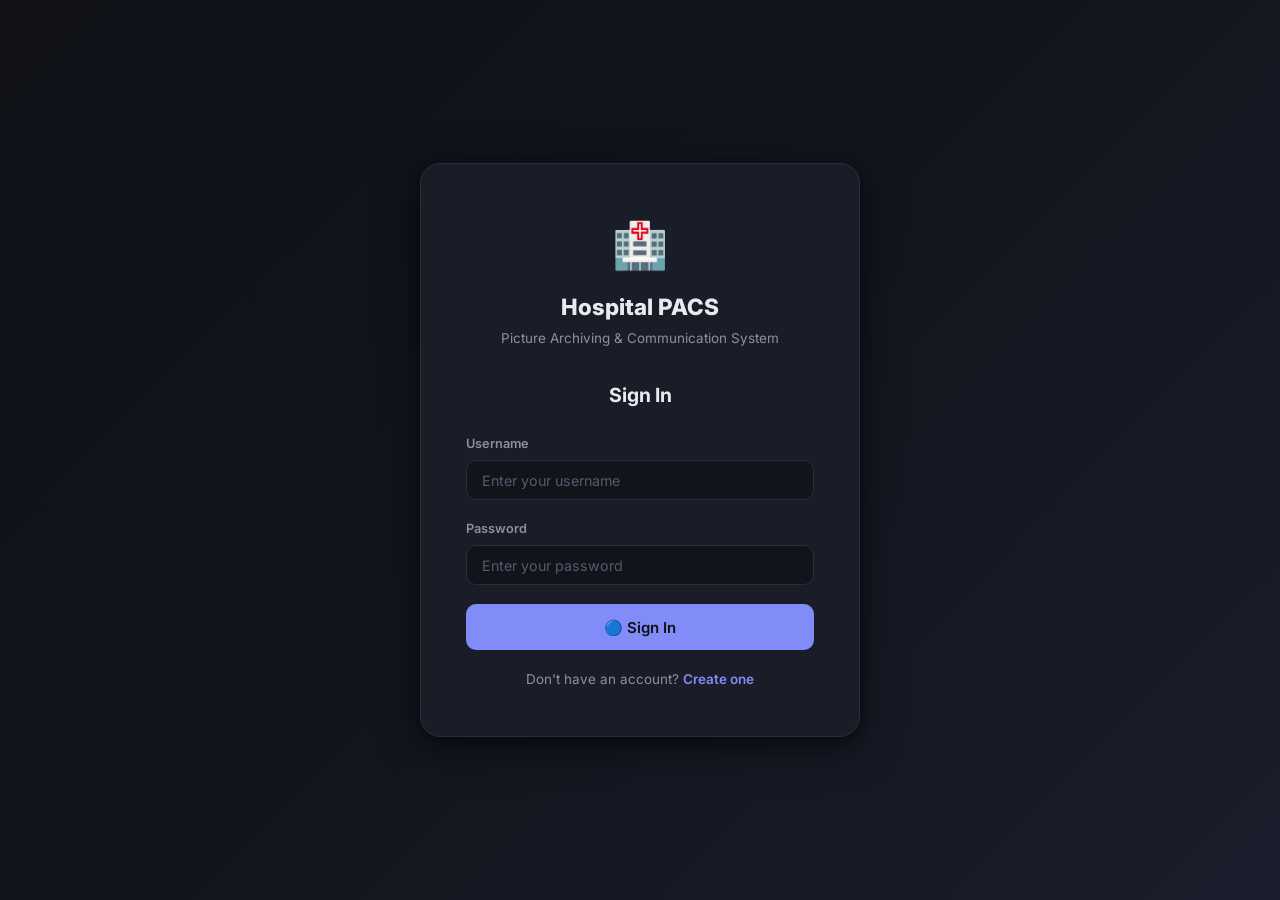
<file: frontend/index.html>
<!DOCTYPE html>
<html lang="en">

<head>
  <meta charset="UTF-8">
  <meta name="viewport" content="width=device-width, initial-scale=1.0">
  <meta name="description"
    content="Hospital PACS — Picture Archiving and Communication System for managing DICOM studies, radiology reports, and Orthanc integration.">

  <title>Hospital PACS System</title>

  <!-- Favicon -->
  <link rel="icon"
    href="data:image/svg+xml,<svg xmlns='http://www.w3.org/2000/svg' viewBox='0 0 100 100'><text y='.9em' font-size='90'>🏥</text></svg>">

  <!-- Stylesheet -->
  <link rel="stylesheet" href="/frontend/css/style.css?v=6">
</head>

<body>
  <!-- SPA Mount Point -->
  <div id="app"></div>

  <!-- Scripts (order matters: api → pages → app) -->
  <script src="/frontend/js/api.js?v=6"></script>
  <script src="/frontend/js/pages/login.js?v=6"></script>
  <script src="/frontend/js/pages/register.js?v=6"></script>
  <script src="/frontend/js/pages/dashboard.js?v=6"></script>
  <script src="/frontend/js/pages/study_detail.js?v=6"></script>
  <script src="/frontend/js/pages/orthanc.js?v=6"></script>
  <script src="/frontend/js/pages/pacs.js?v=6"></script>
  <script src="/frontend/js/app.js?v=6"></script>
</body>

</html>
</file>
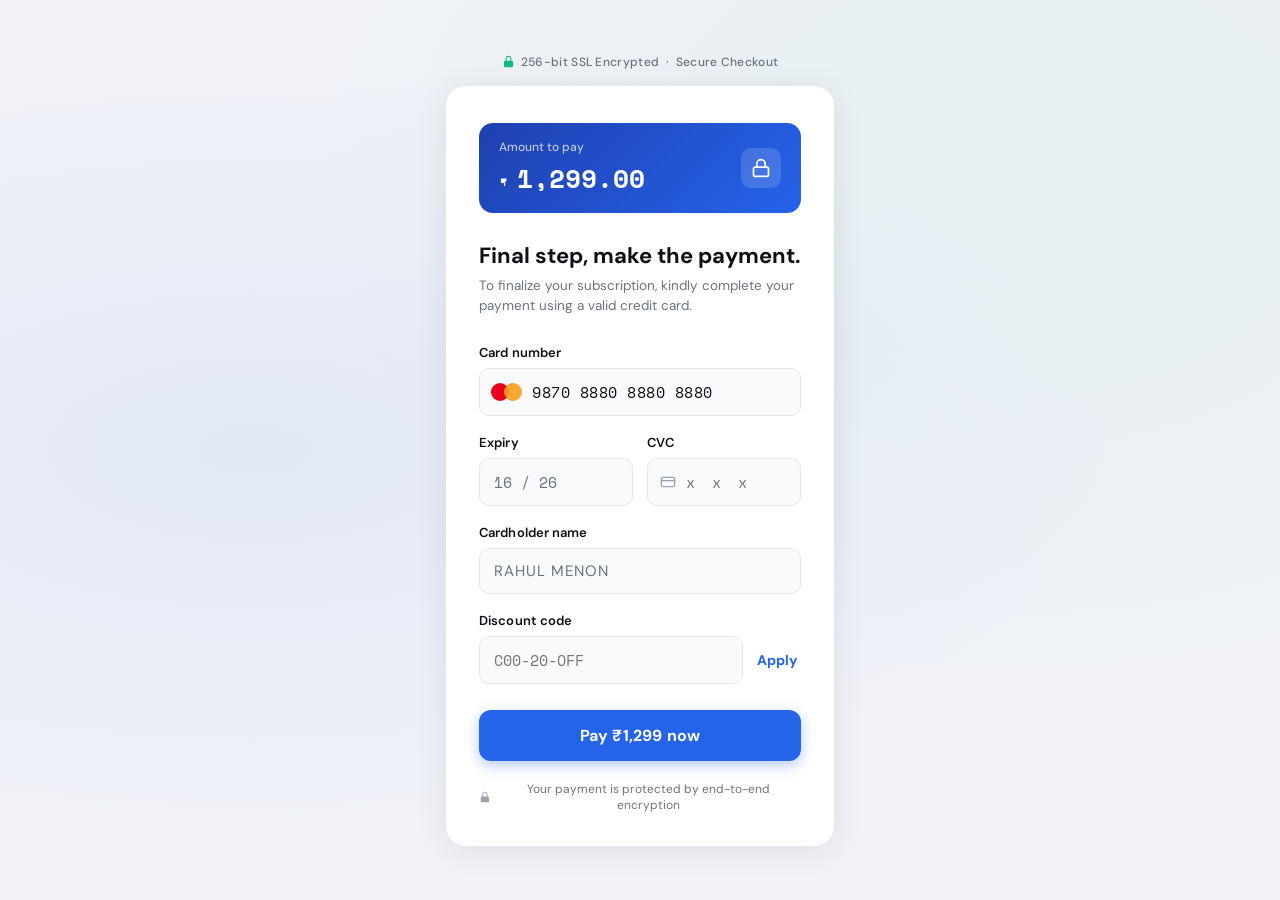
<file: frontend/payment.html>
<!DOCTYPE html>
<html lang="en">
<head>
  <meta charset="UTF-8" />
  <meta name="viewport" content="width=device-width, initial-scale=1.0"/>
  <title>Secure Payment</title>
  <link href="https://fonts.googleapis.com/css2?family=DM+Sans:wght@300;400;500;600;700&family=Space+Mono:wght@400;700&display=swap" rel="stylesheet"/>
  <style>
    *, *::before, *::after { box-sizing: border-box; margin: 0; padding: 0; }

    :root {
      --bg: #f0f2f7;
      --card-bg: #ffffff;
      --text-primary: #0d1117;
      --text-secondary: #6b7280;
      --accent: #2563eb;
      --accent-hover: #1d4ed8;
      --border: #e5e7eb;
      --input-bg: #f9fafb;
      --success: #10b981;
      --error: #ef4444;
      --shadow: 0 4px 32px rgba(0,0,0,0.08);
    }

    body {
      font-family: 'DM Sans', sans-serif;
      background: var(--bg);
      min-height: 100vh;
      display: flex;
      align-items: center;
      justify-content: center;
      background-image: radial-gradient(ellipse at 20% 50%, rgba(37,99,235,0.07) 0%, transparent 60%),
                        radial-gradient(ellipse at 80% 20%, rgba(16,185,129,0.05) 0%, transparent 50%);
    }

    .wrapper {
      width: 100%;
      max-width: 420px;
      padding: 24px 16px;
    }

    /* ── Secure badge ── */
    .secure-badge {
      display: flex;
      align-items: center;
      gap: 6px;
      font-size: 12px;
      color: var(--text-secondary);
      font-weight: 500;
      margin-bottom: 16px;
      justify-content: center;
      letter-spacing: 0.3px;
    }
    .secure-badge svg { color: var(--success); }

    /* ── Card ── */
    .payment-card {
      background: var(--card-bg);
      border-radius: 20px;
      padding: 36px 32px 32px;
      box-shadow: var(--shadow);
      border: 1px solid rgba(255,255,255,0.9);
    }

    /* ── Amount banner ── */
    .amount-banner {
      background: linear-gradient(135deg, #1e40af 0%, #2563eb 100%);
      border-radius: 14px;
      padding: 16px 20px;
      margin-bottom: 28px;
      display: flex;
      align-items: center;
      justify-content: space-between;
    }
    .amount-label { font-size: 12px; color: rgba(255,255,255,0.7); font-weight: 500; margin-bottom: 4px; }
    .amount-value { font-size: 26px; font-weight: 700; color: #fff; font-family: 'Space Mono', monospace; }
    .amount-value span { font-size: 15px; font-weight: 400; }
    .lock-icon { background: rgba(255,255,255,0.15); border-radius: 10px; width: 40px; height: 40px; display: flex; align-items: center; justify-content: center; }

    /* ── Heading ── */
    h1 { font-size: 22px; font-weight: 700; color: var(--text-primary); margin-bottom: 6px; }
    .subtitle { font-size: 13.5px; color: var(--text-secondary); line-height: 1.5; margin-bottom: 28px; }

    /* ── Form ── */
    .field { margin-bottom: 18px; }
    .field label {
      display: block;
      font-size: 13px;
      font-weight: 600;
      color: var(--text-primary);
      margin-bottom: 7px;
      letter-spacing: 0.1px;
    }

    .input-wrap {
      position: relative;
      display: flex;
      align-items: center;
    }
    .input-wrap input {
      width: 100%;
      padding: 12px 14px 12px 44px;
      border: 1.5px solid var(--border);
      border-radius: 10px;
      font-size: 15px;
      font-family: 'Space Mono', monospace;
      color: var(--text-primary);
      background: var(--input-bg);
      outline: none;
      transition: border-color 0.2s, box-shadow 0.2s;
      letter-spacing: 0.5px;
    }
    .input-wrap input:focus {
      border-color: var(--accent);
      box-shadow: 0 0 0 3px rgba(37,99,235,0.12);
      background: #fff;
    }
    .input-icon {
      position: absolute;
      left: 13px;
      pointer-events: none;
      display: flex;
      align-items: center;
    }

    /* card brand logos */
    .card-logo {
      position: absolute;
      left: 12px;
      display: flex;
      align-items: center;
      gap: 3px;
    }
    .mc-circle { width: 18px; height: 18px; border-radius: 50%; }
    .mc-red  { background: #eb001b; }
    .mc-orange { background: #f79e1b; margin-left: -8px; opacity: 0.9; }

    /* row for expiry + cvc */
    .row { display: grid; grid-template-columns: 1fr 1fr; gap: 14px; }

    /* no-icon input */
    .plain-input {
      width: 100%;
      padding: 12px 14px;
      border: 1.5px solid var(--border);
      border-radius: 10px;
      font-size: 15px;
      font-family: 'Space Mono', monospace;
      color: var(--text-secondary);
      background: var(--input-bg);
      outline: none;
      transition: border-color 0.2s, box-shadow 0.2s;
    }
    .plain-input:focus {
      border-color: var(--accent);
      box-shadow: 0 0 0 3px rgba(37,99,235,0.12);
      background: #fff;
      color: var(--text-primary);
    }

    /* discount row */
    .discount-row { display: flex; gap: 10px; align-items: center; }
    .discount-row .plain-input { flex: 1; color: var(--text-secondary); }
    .apply-btn {
      background: none;
      border: none;
      color: var(--accent);
      font-size: 14px;
      font-weight: 700;
      cursor: pointer;
      padding: 0 4px;
      font-family: 'DM Sans', sans-serif;
      transition: color 0.2s;
      white-space: nowrap;
    }
    .apply-btn:hover { color: var(--accent-hover); }

    /* ── Pay button ── */
    .pay-btn {
      width: 100%;
      padding: 15px;
      background: var(--accent);
      color: #fff;
      border: none;
      border-radius: 12px;
      font-size: 16px;
      font-weight: 700;
      font-family: 'DM Sans', sans-serif;
      cursor: pointer;
      margin-top: 8px;
      transition: background 0.2s, transform 0.12s, box-shadow 0.2s;
      box-shadow: 0 4px 14px rgba(37,99,235,0.35);
      position: relative;
      overflow: hidden;
      letter-spacing: 0.2px;
    }
    .pay-btn:hover { background: var(--accent-hover); box-shadow: 0 6px 20px rgba(37,99,235,0.4); }
    .pay-btn:active { transform: scale(0.98); }
    .pay-btn .btn-ripple {
      position: absolute; border-radius: 50%;
      background: rgba(255,255,255,0.3);
      transform: scale(0); animation: ripple 0.6s linear;
      pointer-events: none;
    }
    @keyframes ripple { to { transform: scale(4); opacity: 0; } }

    /* ── Footer ── */
    .footer {
      margin-top: 20px;
      text-align: center;
      font-size: 12px;
      color: var(--text-secondary);
      display: flex;
      align-items: center;
      justify-content: center;
      gap: 5px;
    }

    /* ══════════════════════════════
       SUCCESS MODAL
    ══════════════════════════════ */
    .modal-overlay {
      position: fixed; inset: 0;
      background: rgba(0,0,0,0.45);
      backdrop-filter: blur(6px);
      display: flex; align-items: center; justify-content: center;
      z-index: 999;
      opacity: 0; pointer-events: none;
      transition: opacity 0.35s ease;
    }
    .modal-overlay.show { opacity: 1; pointer-events: all; }

    .modal-box {
      background: linear-gradient(145deg, #059669, #10b981);
      border-radius: 24px;
      padding: 48px 40px 40px;
      text-align: center;
      width: 340px;
      max-width: 90vw;
      box-shadow: 0 24px 60px rgba(16,185,129,0.4);
      transform: scale(0.7) translateY(30px);
      opacity: 0;
      transition: transform 0.45s cubic-bezier(0.34, 1.56, 0.64, 1), opacity 0.35s ease;
    }
    .modal-overlay.show .modal-box {
      transform: scale(1) translateY(0);
      opacity: 1;
    }

    /* tick circle */
    .tick-circle {
      width: 84px; height: 84px;
      background: rgba(255,255,255,0.2);
      border-radius: 50%;
      display: flex; align-items: center; justify-content: center;
      margin: 0 auto 24px;
      position: relative;
    }
    .tick-circle::before {
      content: '';
      position: absolute; inset: -4px;
      border-radius: 50%;
      border: 3px solid rgba(255,255,255,0.4);
      animation: pulse-ring 1.5s ease-out infinite;
    }
    @keyframes pulse-ring {
      0% { transform: scale(1); opacity: 0.6; }
      100% { transform: scale(1.3); opacity: 0; }
    }

    /* SVG tick draw-on */
    .tick-svg { width: 44px; height: 44px; }
    .tick-path {
      stroke: #fff; stroke-width: 3.5;
      stroke-linecap: round; stroke-linejoin: round;
      fill: none;
      stroke-dasharray: 60;
      stroke-dashoffset: 60;
      transition: stroke-dashoffset 0.6s ease 0.3s;
    }
    .modal-overlay.show .tick-path { stroke-dashoffset: 0; }

    .modal-title {
      font-size: 22px; font-weight: 700; color: #fff;
      margin-bottom: 8px;
    }
    .modal-sub {
      font-size: 14px; color: rgba(255,255,255,0.82);
      line-height: 1.6; margin-bottom: 8px;
    }
    .modal-amount {
      font-family: 'Space Mono', monospace;
      font-size: 28px; font-weight: 700; color: #fff;
      margin: 12px 0 24px;
      background: rgba(255,255,255,0.15);
      border-radius: 10px; padding: 10px 20px;
      display: inline-block;
    }
    .modal-ref {
      font-size: 11.5px; color: rgba(255,255,255,0.65);
      font-family: 'Space Mono', monospace;
      margin-bottom: 28px;
    }
    .modal-close {
      background: rgba(255,255,255,0.2);
      border: 1.5px solid rgba(255,255,255,0.4);
      color: #fff;
      font-size: 15px; font-weight: 600;
      padding: 12px 32px;
      border-radius: 10px;
      cursor: pointer;
      font-family: 'DM Sans', sans-serif;
      transition: background 0.2s;
    }
    .modal-close:hover { background: rgba(255,255,255,0.3); }

    /* confetti dots */
    .confetti-dot {
      position: absolute;
      width: 8px; height: 8px;
      border-radius: 2px;
      animation: confetti-fall 1.2s ease-out forwards;
    }
    @keyframes confetti-fall {
      0%   { transform: translateY(0) rotate(0deg); opacity: 1; }
      100% { transform: translateY(100px) rotate(360deg); opacity: 0; }
    }
  </style>
</head>
<body>

<div class="wrapper">

  <!-- Secure badge -->
  <div class="secure-badge">
    <svg width="13" height="13" fill="currentColor" viewBox="0 0 20 20">
      <path fill-rule="evenodd" d="M10 1a4.5 4.5 0 00-4.5 4.5V9H5a2 2 0 00-2 2v6a2 2 0 002 2h10a2 2 0 002-2v-6a2 2 0 00-2-2h-.5V5.5A4.5 4.5 0 0010 1zm3 8V5.5a3 3 0 10-6 0V9h6z" clip-rule="evenodd"/>
    </svg>
    256-bit SSL Encrypted &nbsp;·&nbsp; Secure Checkout
  </div>

  <div class="payment-card">

    <!-- Amount banner -->
    <div class="amount-banner">
      <div>
        <div class="amount-label">Amount to pay</div>
        <div class="amount-value"><span>₹ </span>1,299.00</div>
      </div>
      <div class="lock-icon">
        <svg width="20" height="20" fill="none" stroke="#fff" stroke-width="2" stroke-linecap="round" stroke-linejoin="round" viewBox="0 0 24 24">
          <rect x="3" y="11" width="18" height="11" rx="2"/><path d="M7 11V7a5 5 0 0110 0v4"/>
        </svg>
      </div>
    </div>

    <h1>Final step, make the payment.</h1>
    <p class="subtitle">To finalize your subscription, kindly complete your payment using a valid credit card.</p>

    <!-- Card number -->
    <div class="field">
      <label>Card number</label>
      <div class="input-wrap">
        <div class="card-logo input-icon">
          <div class="mc-circle mc-red"></div>
          <div class="mc-circle mc-orange"></div>
        </div>
        <input type="text" id="cardNum" maxlength="19" value="9870 8880 8880 8880" placeholder="0000 0000 0000 0000" style="padding-left: 52px;" />
      </div>
    </div>

    <!-- Expiry + CVC -->
    <div class="row">
      <div class="field">
        <label>Expiry</label>
        <input class="plain-input" type="text" id="expiry" maxlength="5" value="16 / 26" placeholder="MM / YY" />
      </div>
      <div class="field">
        <label>CVC</label>
        <div class="input-wrap">
          <div class="input-icon">
            <svg width="16" height="16" fill="none" stroke="#9ca3af" stroke-width="2" viewBox="0 0 24 24">
              <rect x="2" y="5" width="20" height="14" rx="2"/><line x1="2" y1="10" x2="22" y2="10"/>
            </svg>
          </div>
          <input type="password" id="cvc" maxlength="3" placeholder="x x x" style="padding-left: 38px; letter-spacing: 4px;" />
        </div>
      </div>
    </div>

    <!-- Cardholder name -->
    <div class="field">
      <label>Cardholder name</label>
      <input class="plain-input" type="text" placeholder="RAHUL MENON" value="RAHUL MENON" style="font-family: 'DM Sans', sans-serif; text-transform: uppercase; letter-spacing: 1px;" />
    </div>

    <!-- Discount code -->
    <div class="field">
      <label>Discount code</label>
      <div class="discount-row">
        <input class="plain-input" type="text" id="discount" placeholder="C00-20-OFF" />
        <button class="apply-btn" onclick="applyCode()">Apply</button>
      </div>
    </div>

    <!-- Pay button -->
    <button class="pay-btn" id="payBtn" onclick="handlePay(event)">
      Pay ₹1,299 now
    </button>

    <div class="footer">
      <svg width="12" height="12" fill="#9ca3af" viewBox="0 0 20 20">
        <path fill-rule="evenodd" d="M10 1a4.5 4.5 0 00-4.5 4.5V9H5a2 2 0 00-2 2v6a2 2 0 002 2h10a2 2 0 002-2v-6a2 2 0 00-2-2h-.5V5.5A4.5 4.5 0 0010 1zm3 8V5.5a3 3 0 10-6 0V9h6z" clip-rule="evenodd"/>
      </svg>
      Your payment is protected by end-to-end encryption
    </div>

  </div>
</div>

<!-- ── SUCCESS MODAL ── -->
<div class="modal-overlay" id="modalOverlay">
  <div class="modal-box" id="modalBox">

    <div class="tick-circle" id="tickCircle">
      <svg class="tick-svg" viewBox="0 0 50 50">
        <polyline class="tick-path" points="10,27 21,38 40,14"/>
      </svg>
    </div>

    <div class="modal-title">Payment Successful!</div>
    <div class="modal-sub">Your subscription has been activated.<br>A confirmation has been sent to your email.</div>
    <div class="modal-amount">₹ 1,299.00</div>
    <div class="modal-ref" id="modalRef">Ref: TXN-XXXX-XXXX</div>

    <button class="modal-close" onclick="closeModal()">Done</button>
  </div>
</div>

<script>
  /* ── Card number formatter ── */
  document.getElementById('cardNum').addEventListener('input', function(e) {
    let v = e.target.value.replace(/\D/g, '').substring(0, 16);
    e.target.value = v.match(/.{1,4}/g)?.join(' ') || v;
  });

  document.getElementById('expiry').addEventListener('input', function(e) {
    let v = e.target.value.replace(/\D/g, '').substring(0, 4);
    if (v.length >= 2) v = v.substring(0,2) + ' / ' + v.substring(2);
    e.target.value = v;
  });

  document.getElementById('cvc').addEventListener('input', function(e) {
    e.target.value = e.target.value.replace(/\D/g,'').substring(0,3);
  });

  /* ── Apply discount ── */
  function applyCode() {
    const inp = document.getElementById('discount');
    if (!inp.value.trim()) return;
    const btn = document.querySelector('.apply-btn');
    btn.textContent = '✓ Applied';
    btn.style.color = '#10b981';
    inp.style.borderColor = '#10b981';
  }

  /* ── Generate random ref ── */
  function randomRef() {
    const hex = () => Math.floor(Math.random() * 0xffff).toString(16).toUpperCase().padStart(4,'0');
    return `TXN-${hex()}-${hex()}`;
  }

  /* ── Confetti ── */
  function spawnConfetti(box) {
    const colors = ['#fff','#fcd34d','#a7f3d0','#bfdbfe','#fca5a5'];
    for (let i = 0; i < 18; i++) {
      const dot = document.createElement('div');
      dot.className = 'confetti-dot';
      dot.style.cssText = `
        left: ${Math.random()*80+10}%;
        top: ${Math.random()*40}%;
        background: ${colors[Math.floor(Math.random()*colors.length)]};
        animation-delay: ${Math.random()*0.4}s;
        animation-duration: ${0.9 + Math.random()*0.5}s;
        transform: rotate(${Math.random()*360}deg);
        width: ${5+Math.random()*6}px;
        height: ${5+Math.random()*6}px;
      `;
      box.style.position = 'relative';
      box.appendChild(dot);
      dot.addEventListener('animationend', () => dot.remove());
    }
  }

  /* ── Pay button ── */
  function handlePay(e) {
    /* Ripple effect */
    const btn = document.getElementById('payBtn');
    const rect = btn.getBoundingClientRect();
    const rip = document.createElement('span');
    rip.className = 'btn-ripple';
    const size = Math.max(rect.width, rect.height) * 2;
    rip.style.cssText = `width:${size}px;height:${size}px;left:${e.clientX-rect.left-size/2}px;top:${e.clientY-rect.top-size/2}px`;
    btn.appendChild(rip);
    rip.addEventListener('animationend', () => rip.remove());

    /* Loading state */
    btn.textContent = 'Processing…';
    btn.disabled = true;
    btn.style.opacity = '0.8';

    setTimeout(() => {
      btn.textContent = 'Pay ₹1,299 now';
      btn.disabled = false;
      btn.style.opacity = '1';

      /* Show modal */
      document.getElementById('modalRef').textContent = 'Ref: ' + randomRef();
      const overlay = document.getElementById('modalOverlay');
      overlay.classList.add('show');
      setTimeout(() => spawnConfetti(document.getElementById('modalBox')), 400);
    }, 1800);
  }

  /* ── Close modal ── */
  function closeModal() {
    document.getElementById('modalOverlay').classList.remove('show');
    // Notify the opener (main PACS tab) that payment succeeded
    if (window.opener) {
      window.opener.postMessage({ type: 'payment-success' }, '*');
    }
    // Auto-close this payment tab after a brief moment
    setTimeout(() => { window.close(); }, 600);
  }

  /* Close on backdrop click */
  document.getElementById('modalOverlay').addEventListener('click', function(e) {
    if (e.target === this) closeModal();
  });
</script>
</body>
</html>
</file>
<file: frontend/css/style.css>
/* ═══════════════════════════════════════════════════════════════════════════
   Hospital PACS — Dark Theme Stylesheet
   ═══════════════════════════════════════════════════════════════════════════ */

@import url('https://fonts.googleapis.com/css2?family=Inter:wght@300;400;500;600;700;800&display=swap');

/* ── CSS Custom Properties — Dark Theme ─────────────────────────────────── */
:root {
  /* Background & Surface */
  --bg-page:       #0F1117;
  --bg-card:       #1A1D27;
  --bg-card-hover: #22252F;
  --bg-sidebar:    #0D0F15;
  --bg-input:      #12141C;

  /* Brand */
  --brand-primary: #6366F1;
  --brand-light:   rgba(99, 102, 241, 0.12);

  /* Accent Colors */
  --blue:          #818CF8;
  --blue-hover:    #6366F1;
  --green:         #34D399;
  --green-hover:   #10B981;
  --yellow:        #FBBF24;
  --yellow-hover:  #F59E0B;
  --red:           #F87171;
  --red-hover:     #EF4444;
  --purple:        #A78BFA;
  --cyan:          #22D3EE;

  /* Text */
  --text-primary:  #E8EAF0;
  --text-secondary:#8B8FA3;
  --text-muted:    #555A6E;

  /* Borders & Shadows */
  --border-color:  #2A2D3A;
  --border-radius: 14px;
  --shadow-sm:     0 1px 3px rgba(0,0,0,0.3), 0 1px 2px rgba(0,0,0,0.2);
  --shadow-md:     0 4px 16px rgba(0,0,0,0.4), 0 2px 6px rgba(0,0,0,0.3);
  --shadow-lg:     0 10px 40px rgba(0,0,0,0.5), 0 4px 12px rgba(0,0,0,0.3);

  /* Glass */
  --glass-bg:      rgba(26, 29, 39, 0.75);
  --glass-border:  rgba(255, 255, 255, 0.06);

  /* Transitions */
  --transition:    all 0.25s cubic-bezier(0.4, 0, 0.2, 1);
}

/* ── Reset & Base ───────────────────────────────────────────────────────── */
*, *::before, *::after {
  box-sizing: border-box;
  margin: 0;
  padding: 0;
}

html {
  font-size: 15px;
  scroll-behavior: smooth;
}

body {
  font-family: 'Inter', -apple-system, BlinkMacSystemFont, sans-serif;
  background: var(--bg-page);
  color: var(--text-primary);
  line-height: 1.6;
  min-height: 100vh;
}

a { color: var(--blue); text-decoration: none; }
a:hover { text-decoration: underline; color: var(--purple); }

img { max-width: 100%; display: block; }

/* ── Scrollbar ─────────────────────────────────────────────────────────── */
::-webkit-scrollbar { width: 8px; height: 8px; }
::-webkit-scrollbar-track { background: var(--bg-page); }
::-webkit-scrollbar-thumb { background: #2A2D3A; border-radius: 4px; }
::-webkit-scrollbar-thumb:hover { background: #3A3D4A; }

/* ── Navbar ─────────────────────────────────────────────────────────────── */
.pacs-navbar {
  background: linear-gradient(135deg, #13151E 0%, #1A1D2B 50%, #1E2035 100%);
  border-bottom: 1px solid var(--glass-border);
  padding: 0 2rem;
  display: flex;
  align-items: center;
  justify-content: space-between;
  height: 64px;
  box-shadow: 0 2px 20px rgba(0,0,0,0.4);
  position: sticky;
  top: 0;
  z-index: 1000;
  backdrop-filter: blur(12px);
}

.pacs-navbar .brand {
  display: flex;
  align-items: center;
  gap: 0.6rem;
  color: #fff;
  font-size: 1.25rem;
  font-weight: 700;
  letter-spacing: -0.3px;
}

.pacs-navbar .brand-icon {
  font-size: 1.5rem;
}

.pacs-navbar .nav-links {
  display: flex;
  align-items: center;
  gap: 0.25rem;
}

.pacs-navbar .nav-links a {
  color: rgba(255,255,255,0.55);
  padding: 0.5rem 1rem;
  border-radius: 8px;
  font-weight: 500;
  font-size: 0.9rem;
  transition: var(--transition);
  text-decoration: none;
}

.pacs-navbar .nav-links a:hover,
.pacs-navbar .nav-links a.active {
  color: #fff;
  background: rgba(99, 102, 241, 0.2);
  text-decoration: none;
}

.pacs-navbar .user-area {
  display: flex;
  align-items: center;
  gap: 1rem;
  color: #fff;
}

.pacs-navbar .user-info {
  text-align: right;
  line-height: 1.3;
}

.pacs-navbar .user-name {
  font-weight: 600;
  font-size: 0.9rem;
}

.pacs-navbar .user-role {
  font-size: 0.75rem;
  opacity: 0.6;
  text-transform: capitalize;
  color: var(--purple);
}

/* ── Auth Pages (Login / Register) ──────────────────────────────────────── */
.auth-wrapper {
  min-height: 100vh;
  display: flex;
  align-items: center;
  justify-content: center;
  background: linear-gradient(135deg, #0F1117 0%, #13151E 50%, #1A1D2B 100%);
  padding: 2rem;
}

.auth-card {
  background: var(--bg-card);
  border: 1px solid var(--border-color);
  border-radius: 20px;
  box-shadow: var(--shadow-lg);
  padding: 3rem;
  width: 100%;
  max-width: 440px;
  animation: slideUp 0.5s ease;
}

.auth-card .logo {
  text-align: center;
  margin-bottom: 2rem;
}

.auth-card .logo .icon {
  font-size: 3rem;
  margin-bottom: 0.5rem;
  display: inline-block;
}

.auth-card .logo h1 {
  font-size: 1.5rem;
  font-weight: 800;
  color: var(--text-primary);
  margin-bottom: 0.25rem;
}

.auth-card .logo p {
  color: var(--text-secondary);
  font-size: 0.9rem;
}

.auth-card h2 {
  text-align: center;
  margin-bottom: 1.5rem;
  font-weight: 700;
  font-size: 1.3rem;
  color: var(--text-primary);
}

/* ── Forms ───────────────────────────────────────────────────────────────── */
.form-group {
  margin-bottom: 1.25rem;
}

.form-group label {
  display: block;
  font-weight: 600;
  font-size: 0.85rem;
  color: var(--text-secondary);
  margin-bottom: 0.4rem;
}

.form-control,
.form-select {
  width: 100%;
  padding: 0.7rem 1rem;
  border: 1.5px solid var(--border-color);
  border-radius: 10px;
  font-family: inherit;
  font-size: 0.95rem;
  color: var(--text-primary);
  background: var(--bg-input);
  transition: var(--transition);
}

.form-control:focus,
.form-select:focus {
  outline: none;
  border-color: var(--brand-primary);
  box-shadow: 0 0 0 3px rgba(99, 102, 241, 0.2);
  background: #15171F;
}

.form-control::placeholder {
  color: var(--text-muted);
}

/* ── Buttons ────────────────────────────────────────────────────────────── */
.btn {
  display: inline-flex;
  align-items: center;
  justify-content: center;
  gap: 0.5rem;
  padding: 0.65rem 1.5rem;
  border: none;
  border-radius: 10px;
  font-family: inherit;
  font-size: 0.9rem;
  font-weight: 600;
  cursor: pointer;
  transition: var(--transition);
  text-decoration: none;
  line-height: 1.4;
}

.btn:hover { transform: translateY(-1px); box-shadow: var(--shadow-md); }
.btn:active { transform: translateY(0); }

.btn-blue     { background: var(--blue);   color: #0F1117; }
.btn-blue:hover { background: var(--blue-hover); color: #fff; text-decoration: none; }

.btn-green    { background: var(--green);  color: #0F1117; }
.btn-green:hover { background: var(--green-hover); color: #fff; text-decoration: none; }

.btn-yellow   { background: var(--yellow); color: #0F1117; }
.btn-yellow:hover { background: var(--yellow-hover); color: #0F1117; text-decoration: none; }

.btn-red      { background: var(--red);    color: #0F1117; }
.btn-red:hover { background: var(--red-hover); color: #fff; text-decoration: none; }

.btn-purple   { background: var(--purple); color: #0F1117; }
.btn-purple:hover { background: #8B5CF6; color: #fff; text-decoration: none; }

.btn-outline {
  background: transparent;
  border: 1.5px solid var(--border-color);
  color: var(--text-secondary);
}
.btn-outline:hover {
  border-color: var(--brand-primary);
  color: var(--blue);
  background: var(--brand-light);
}

.btn-sm {
  padding: 0.45rem 1rem;
  font-size: 0.82rem;
  border-radius: 8px;
}

.btn-lg {
  padding: 0.85rem 2rem;
  font-size: 1rem;
}

.btn-block {
  width: 100%;
}

.btn:disabled {
  opacity: 0.45;
  cursor: not-allowed;
  transform: none;
}

/* ── Cards ──────────────────────────────────────────────────────────────── */
.card {
  background: var(--bg-card);
  border: 1px solid var(--border-color);
  border-radius: var(--border-radius);
  box-shadow: var(--shadow-sm);
  transition: var(--transition);
}

.card:hover {
  box-shadow: var(--shadow-md);
  border-color: var(--glass-border);
}

.card-header {
  padding: 1.25rem 1.5rem;
  border-bottom: 1px solid var(--border-color);
  display: flex;
  align-items: center;
  justify-content: space-between;
}

.card-header h3 {
  font-size: 1.05rem;
  font-weight: 700;
  display: flex;
  align-items: center;
  gap: 0.5rem;
  color: var(--text-primary);
}

.card-body {
  padding: 1.5rem;
}

/* ── Study Cards Grid ───────────────────────────────────────────────────── */
.study-grid {
  display: grid;
  grid-template-columns: repeat(auto-fill, minmax(320px, 1fr));
  gap: 1.25rem;
}

.study-card {
  cursor: pointer;
  overflow: hidden;
  border: 1px solid var(--border-color);
  border-radius: var(--border-radius);
  background: var(--bg-card);
  transition: var(--transition);
  text-decoration: none;
  color: inherit;
}

.study-card:hover {
  border-color: var(--brand-primary);
  box-shadow: 0 0 0 1px rgba(99, 102, 241, 0.3), var(--shadow-md);
  transform: translateY(-2px);
  text-decoration: none;
}

.study-card .thumb-container {
  background: #12141C;
  height: 180px;
  display: flex;
  align-items: center;
  justify-content: center;
  overflow: hidden;
  position: relative;
}

.study-card .thumb-container img {
  width: 100%;
  height: 100%;
  object-fit: cover;
}

.study-card .thumb-placeholder {
  font-size: 3.5rem;
  color: var(--text-muted);
  opacity: 0.4;
}

.study-card .study-info {
  padding: 1rem 1.25rem;
}

.study-card .study-info .mr-number {
  font-weight: 700;
  font-size: 0.95rem;
  color: var(--blue);
}

.study-card .study-info .patient-name {
  font-weight: 600;
  font-size: 0.95rem;
  margin-top: 0.15rem;
  color: var(--text-primary);
}

.study-card .study-meta {
  display: flex;
  gap: 0.75rem;
  flex-wrap: wrap;
  margin-top: 0.5rem;
  font-size: 0.8rem;
  color: var(--text-secondary);
}

.study-card .study-meta span {
  display: inline-flex;
  align-items: center;
  gap: 0.25rem;
}

.study-card .study-footer {
  padding: 0.75rem 1.25rem;
  border-top: 1px solid var(--border-color);
  display: flex;
  align-items: center;
  justify-content: space-between;
}

/* ── PACS Study Card (enhanced) ─────────────────────────────────────────── */
.pacs-card {
  border: 1px solid var(--border-color);
  border-radius: var(--border-radius);
  background: var(--bg-card);
  overflow: hidden;
  transition: var(--transition);
  display: flex;
  flex-direction: column;
}

.pacs-card:hover {
  border-color: var(--brand-primary);
  box-shadow: 0 0 0 1px rgba(99, 102, 241, 0.3), var(--shadow-md);
  transform: translateY(-3px);
}

.pacs-card-thumb {
  background: #12141C;
  height: 160px;
  display: flex;
  align-items: center;
  justify-content: center;
  overflow: hidden;
  position: relative;
}

.pacs-card-thumb img {
  width: 100%;
  height: 100%;
  object-fit: cover;
}

.pacs-card-thumb .thumb-placeholder {
  font-size: 3rem;
  opacity: 0.3;
}

.pacs-card-body {
  padding: 1.25rem;
  flex: 1;
  display: flex;
  flex-direction: column;
  gap: 0.6rem;
}

.pacs-card-patient {
  font-weight: 700;
  font-size: 1.05rem;
  color: var(--text-primary);
}

.pacs-card-row {
  display: flex;
  align-items: center;
  gap: 0.5rem;
  font-size: 0.82rem;
  color: var(--text-secondary);
}

.pacs-card-row .icon {
  font-size: 0.9rem;
  width: 1.2rem;
  text-align: center;
  flex-shrink: 0;
}

.pacs-card-badges {
  display: flex;
  flex-wrap: wrap;
  gap: 0.4rem;
  margin-top: 0.25rem;
}

.pacs-card-footer {
  padding: 0.75rem 1.25rem;
  border-top: 1px solid var(--border-color);
  display: flex;
  align-items: center;
  justify-content: space-between;
  background: rgba(0,0,0,0.15);
}

.pacs-card-pdf {
  padding: 0.75rem 1.25rem;
  border-top: 1px solid var(--border-color);
  background: rgba(99, 102, 241, 0.04);
}

.pacs-card-pdf-title {
  font-size: 0.78rem;
  font-weight: 700;
  color: var(--text-secondary);
  margin-bottom: 0.35rem;
  text-transform: uppercase;
  letter-spacing: 0.5px;
}

.pacs-card-pdf-item {
  display: flex;
  align-items: center;
  justify-content: space-between;
  padding: 0.3rem 0;
  font-size: 0.8rem;
  color: var(--text-secondary);
}

.pacs-card-pdf-actions {
  display: flex;
  gap: 0.35rem;
  flex-shrink: 0;
}

/* ── Badges ─────────────────────────────────────────────────────────────── */
.badge {
  display: inline-flex;
  align-items: center;
  gap: 0.3rem;
  padding: 0.25rem 0.7rem;
  border-radius: 20px;
  font-size: 0.72rem;
  font-weight: 600;
  text-transform: uppercase;
  letter-spacing: 0.3px;
}

.badge-green  { background: rgba(52, 211, 153, 0.15); color: var(--green); }
.badge-yellow { background: rgba(251, 191, 36, 0.15); color: var(--yellow); }
.badge-red    { background: rgba(248, 113, 113, 0.15); color: var(--red); }
.badge-blue   { background: rgba(129, 140, 248, 0.15); color: var(--blue); }
.badge-gray   { background: rgba(85, 90, 110, 0.2); color: var(--text-muted); }
.badge-purple { background: rgba(167, 139, 250, 0.15); color: var(--purple); }

/* ── Content wrapper ────────────────────────────────────────────────────── */
.page-content {
  max-width: 1280px;
  margin: 0 auto;
  padding: 2rem;
}

.page-title {
  font-size: 1.5rem;
  font-weight: 800;
  margin-bottom: 1.5rem;
  display: flex;
  align-items: center;
  gap: 0.5rem;
  color: var(--text-primary);
}

.page-subtitle {
  color: var(--text-secondary);
  font-size: 0.95rem;
  margin-top: -1rem;
  margin-bottom: 1.5rem;
}

/* ── Preview Section ────────────────────────────────────────────────────── */
.preview-layout {
  display: grid;
  grid-template-columns: 280px 1fr;
  gap: 2rem;
}

.preview-thumbnail {
  background: #12141C;
  border-radius: var(--border-radius);
  display: flex;
  align-items: center;
  justify-content: center;
  min-height: 280px;
  overflow: hidden;
}

.preview-thumbnail img {
  width: 100%;
  height: 100%;
  object-fit: contain;
}

.meta-table {
  width: 100%;
  border-collapse: collapse;
}

.meta-table tr {
  border-bottom: 1px solid var(--border-color);
}

.meta-table tr:last-child {
  border-bottom: none;
}

.meta-table td {
  padding: 0.6rem 0;
  vertical-align: top;
}

.meta-table td:first-child {
  font-weight: 600;
  color: var(--text-muted);
  width: 160px;
  font-size: 0.85rem;
}

.meta-table td:last-child {
  color: var(--text-primary);
  font-size: 0.9rem;
}

/* ── Orthanc Table ──────────────────────────────────────────────────────── */
.table-modern {
  width: 100%;
  border-collapse: collapse;
}

.table-modern thead th {
  text-align: left;
  padding: 0.85rem 1rem;
  font-size: 0.8rem;
  font-weight: 700;
  text-transform: uppercase;
  letter-spacing: 0.5px;
  color: var(--text-muted);
  background: rgba(0,0,0,0.2);
  border-bottom: 2px solid var(--border-color);
}

.table-modern tbody td {
  padding: 0.85rem 1rem;
  font-size: 0.9rem;
  border-bottom: 1px solid var(--border-color);
  color: var(--text-primary);
}

.table-modern tbody tr:hover {
  background: var(--bg-card-hover);
}

.table-modern tbody tr:last-child td {
  border-bottom: none;
}

/* ── Toast Notifications ────────────────────────────────────────────────── */
.toast-container {
  position: fixed;
  top: 80px;
  right: 20px;
  z-index: 9999;
  display: flex;
  flex-direction: column;
  gap: 0.5rem;
}

.toast {
  padding: 0.85rem 1.25rem;
  border-radius: 12px;
  color: #0F1117;
  font-weight: 600;
  font-size: 0.9rem;
  box-shadow: var(--shadow-lg);
  display: flex;
  align-items: center;
  gap: 0.5rem;
  animation: slideInRight 0.3s ease;
  min-width: 280px;
  max-width: 420px;
}

.toast-success { background: var(--green); }
.toast-error   { background: var(--red); }
.toast-warning { background: var(--yellow); }
.toast-info    { background: var(--blue); }

/* ── Action bar ─────────────────────────────────────────────────────────── */
.action-bar {
  display: flex;
  gap: 0.75rem;
  flex-wrap: wrap;
  padding: 1.25rem 1.5rem;
  border-top: 1px solid var(--border-color);
  background: rgba(0,0,0,0.15);
  border-radius: 0 0 var(--border-radius) var(--border-radius);
}

/* ── PDF Reports list ───────────────────────────────────────────────────── */
.pdf-list {
  list-style: none;
}

.pdf-list li {
  display: flex;
  align-items: center;
  justify-content: space-between;
  padding: 0.6rem 0;
  border-bottom: 1px solid var(--border-color);
}

.pdf-list li:last-child {
  border-bottom: none;
}

.pdf-list .pdf-name {
  display: flex;
  align-items: center;
  gap: 0.5rem;
  font-weight: 500;
  color: var(--text-primary);
}

/* ── Upload area ────────────────────────────────────────────────────────── */
.file-upload-area {
  border: 2px dashed var(--border-color);
  border-radius: 10px;
  padding: 1.5rem;
  text-align: center;
  cursor: pointer;
  transition: var(--transition);
  background: var(--bg-input);
}

.file-upload-area:hover {
  border-color: var(--brand-primary);
  background: var(--brand-light);
}

.file-upload-area .upload-icon {
  font-size: 2rem;
  color: var(--text-muted);
  margin-bottom: 0.5rem;
}

.file-upload-area .upload-text {
  color: var(--text-secondary);
  font-size: 0.9rem;
}

.file-upload-area .file-selected {
  color: var(--green);
  font-weight: 600;
  font-size: 0.9rem;
}

/* ── Loading ────────────────────────────────────────────────────────────── */
.spinner {
  display: inline-block;
  width: 20px;
  height: 20px;
  border: 2.5px solid rgba(255,255,255,0.2);
  border-radius: 50%;
  border-top-color: #fff;
  animation: spin 0.6s linear infinite;
}

.spinner-dark {
  border-color: rgba(255,255,255,0.08);
  border-top-color: var(--blue);
}

.loading-overlay {
  position: fixed;
  top: 0; left: 0; right: 0; bottom: 0;
  background: rgba(15, 17, 23, 0.8);
  backdrop-filter: blur(8px);
  display: flex;
  align-items: center;
  justify-content: center;
  z-index: 2000;
}

.loading-overlay .loader {
  text-align: center;
}

.loading-overlay .loader .spinner-lg {
  width: 48px;
  height: 48px;
  border-width: 4px;
  margin: 0 auto 1rem;
}

/* ── Empty state ────────────────────────────────────────────────────────── */
.empty-state {
  text-align: center;
  padding: 3rem 2rem;
  color: var(--text-secondary);
}

.empty-state .empty-icon {
  font-size: 3.5rem;
  margin-bottom: 1rem;
  opacity: 0.4;
}

.empty-state h4 {
  font-weight: 700;
  font-size: 1.1rem;
  color: var(--text-primary);
  margin-bottom: 0.5rem;
}

/* ── Section divider ────────────────────────────────────────────────────── */
.section-divider {
  display: flex;
  align-items: center;
  gap: 1rem;
  margin: 2rem 0 1.25rem;
  font-weight: 700;
  color: var(--text-primary);
  font-size: 1.1rem;
}

.section-divider::after {
  content: '';
  flex: 1;
  height: 1px;
  background: var(--border-color);
}

/* ── Confirm dialog ─────────────────────────────────────────────────────── */
.modal-overlay {
  position: fixed;
  top: 0; left: 0; right: 0; bottom: 0;
  background: rgba(0,0,0,0.6);
  backdrop-filter: blur(8px);
  display: flex;
  align-items: center;
  justify-content: center;
  z-index: 5000;
  animation: fadeIn 0.2s ease;
}

.modal-box {
  background: var(--bg-card);
  border: 1px solid var(--border-color);
  border-radius: 20px;
  box-shadow: var(--shadow-lg);
  padding: 2rem;
  max-width: 480px;
  width: 90%;
  animation: slideUp 0.3s ease;
}

.modal-box h3 {
  font-size: 1.15rem;
  font-weight: 700;
  margin-bottom: 0.75rem;
  color: var(--text-primary);
}

.modal-box p {
  color: var(--text-secondary);
  margin-bottom: 1.5rem;
  line-height: 1.5;
}

.modal-actions {
  display: flex;
  gap: 0.75rem;
  justify-content: flex-end;
}

/* ── Animations ─────────────────────────────────────────────────────────── */
@keyframes slideUp {
  from { opacity: 0; transform: translateY(20px); }
  to   { opacity: 1; transform: translateY(0); }
}

@keyframes slideInRight {
  from { opacity: 0; transform: translateX(40px); }
  to   { opacity: 1; transform: translateX(0); }
}

@keyframes fadeIn {
  from { opacity: 0; }
  to   { opacity: 1; }
}

@keyframes spin {
  to { transform: rotate(360deg); }
}

@keyframes pulse-glow {
  0%, 100% { box-shadow: 0 0 4px rgba(99, 102, 241, 0.3); }
  50%      { box-shadow: 0 0 14px rgba(99, 102, 241, 0.6); }
}

/* ── Responsive ─────────────────────────────────────────────────────────── */
@media (max-width: 768px) {
  .pacs-navbar {
    padding: 0 1rem;
  }

  .pacs-navbar .nav-links {
    display: none;
  }

  .page-content {
    padding: 1rem;
  }

  .preview-layout {
    grid-template-columns: 1fr;
  }

  .study-grid {
    grid-template-columns: 1fr;
  }

  .auth-card {
    padding: 2rem 1.5rem;
  }

  .action-bar {
    flex-direction: column;
  }

  .action-bar .btn {
    width: 100%;
  }
}

/* ── Doctors-only section ───────────────────────────────────────────────── */
.doctor-section {
  border-top: 1px dashed var(--border-color);
  padding-top: 1.25rem;
  margin-top: 1rem;
}

.doctor-section-label {
  font-size: 0.75rem;
  font-weight: 700;
  text-transform: uppercase;
  letter-spacing: 0.5px;
  color: var(--text-muted);
  margin-bottom: 0.75rem;
}

/* ── Orthanc status ─────────────────────────────────────────────────────── */
.status-indicator {
  display: inline-flex;
  align-items: center;
  gap: 0.5rem;
}

.status-dot {
  width: 10px;
  height: 10px;
  border-radius: 50%;
  display: inline-block;
}

.status-dot.online {
  background: var(--green);
  box-shadow: 0 0 6px rgba(52, 211, 153, 0.5);
  animation: pulse-green 2s infinite;
}

.status-dot.offline {
  background: var(--red);
  box-shadow: 0 0 6px rgba(248,113,113,0.4);
}

@keyframes pulse-green {
  0%, 100% { box-shadow: 0 0 4px rgba(52, 211, 153, 0.4); }
  50%      { box-shadow: 0 0 12px rgba(52, 211, 153, 0.7); }
}

/* ── Back link ──────────────────────────────────────────────────────────── */
.back-link {
  display: inline-flex;
  align-items: center;
  gap: 0.4rem;
  font-weight: 600;
  color: var(--text-secondary);
  margin-bottom: 1.5rem;
  transition: var(--transition);
}

.back-link:hover {
  color: var(--blue);
  text-decoration: none;
}

/* ── Orthanc Server Cards ───────────────────────────────────────────────── */
.server-card {
  background: var(--bg-card);
  border: 1px solid var(--border-color);
  border-radius: var(--border-radius);
  padding: 1.25rem;
  transition: var(--transition);
  position: relative;
}

.server-card:hover {
  border-color: rgba(99, 102, 241, 0.3);
}

.server-card.active {
  border-color: var(--brand-primary);
  box-shadow: 0 0 0 1px rgba(99, 102, 241, 0.3), 0 0 20px rgba(99, 102, 241, 0.08);
}

.server-card .server-name {
  font-weight: 700;
  font-size: 1rem;
  color: var(--text-primary);
  margin-bottom: 0.35rem;
}

.server-card .server-url {
  font-size: 0.82rem;
  color: var(--text-muted);
  font-family: 'Courier New', monospace;
  word-break: break-all;
}

.server-card .server-actions {
  display: flex;
  gap: 0.4rem;
  margin-top: 0.75rem;
  flex-wrap: wrap;
}

/* ── Utility ────────────────────────────────────────────────────────────── */
.text-muted     { color: var(--text-secondary); }
.text-sm        { font-size: 0.85rem; }
.mt-1           { margin-top: 0.5rem; }
.mt-2           { margin-top: 1rem; }
.mt-3           { margin-top: 1.5rem; }
.mb-1           { margin-bottom: 0.5rem; }
.mb-2           { margin-bottom: 1rem; }
.d-flex         { display: flex; }
.gap-1          { gap: 0.5rem; }
.gap-2          { gap: 1rem; }
.flex-wrap      { flex-wrap: wrap; }
.align-center   { align-items: center; }
.justify-between { justify-content: space-between; }
</file>
